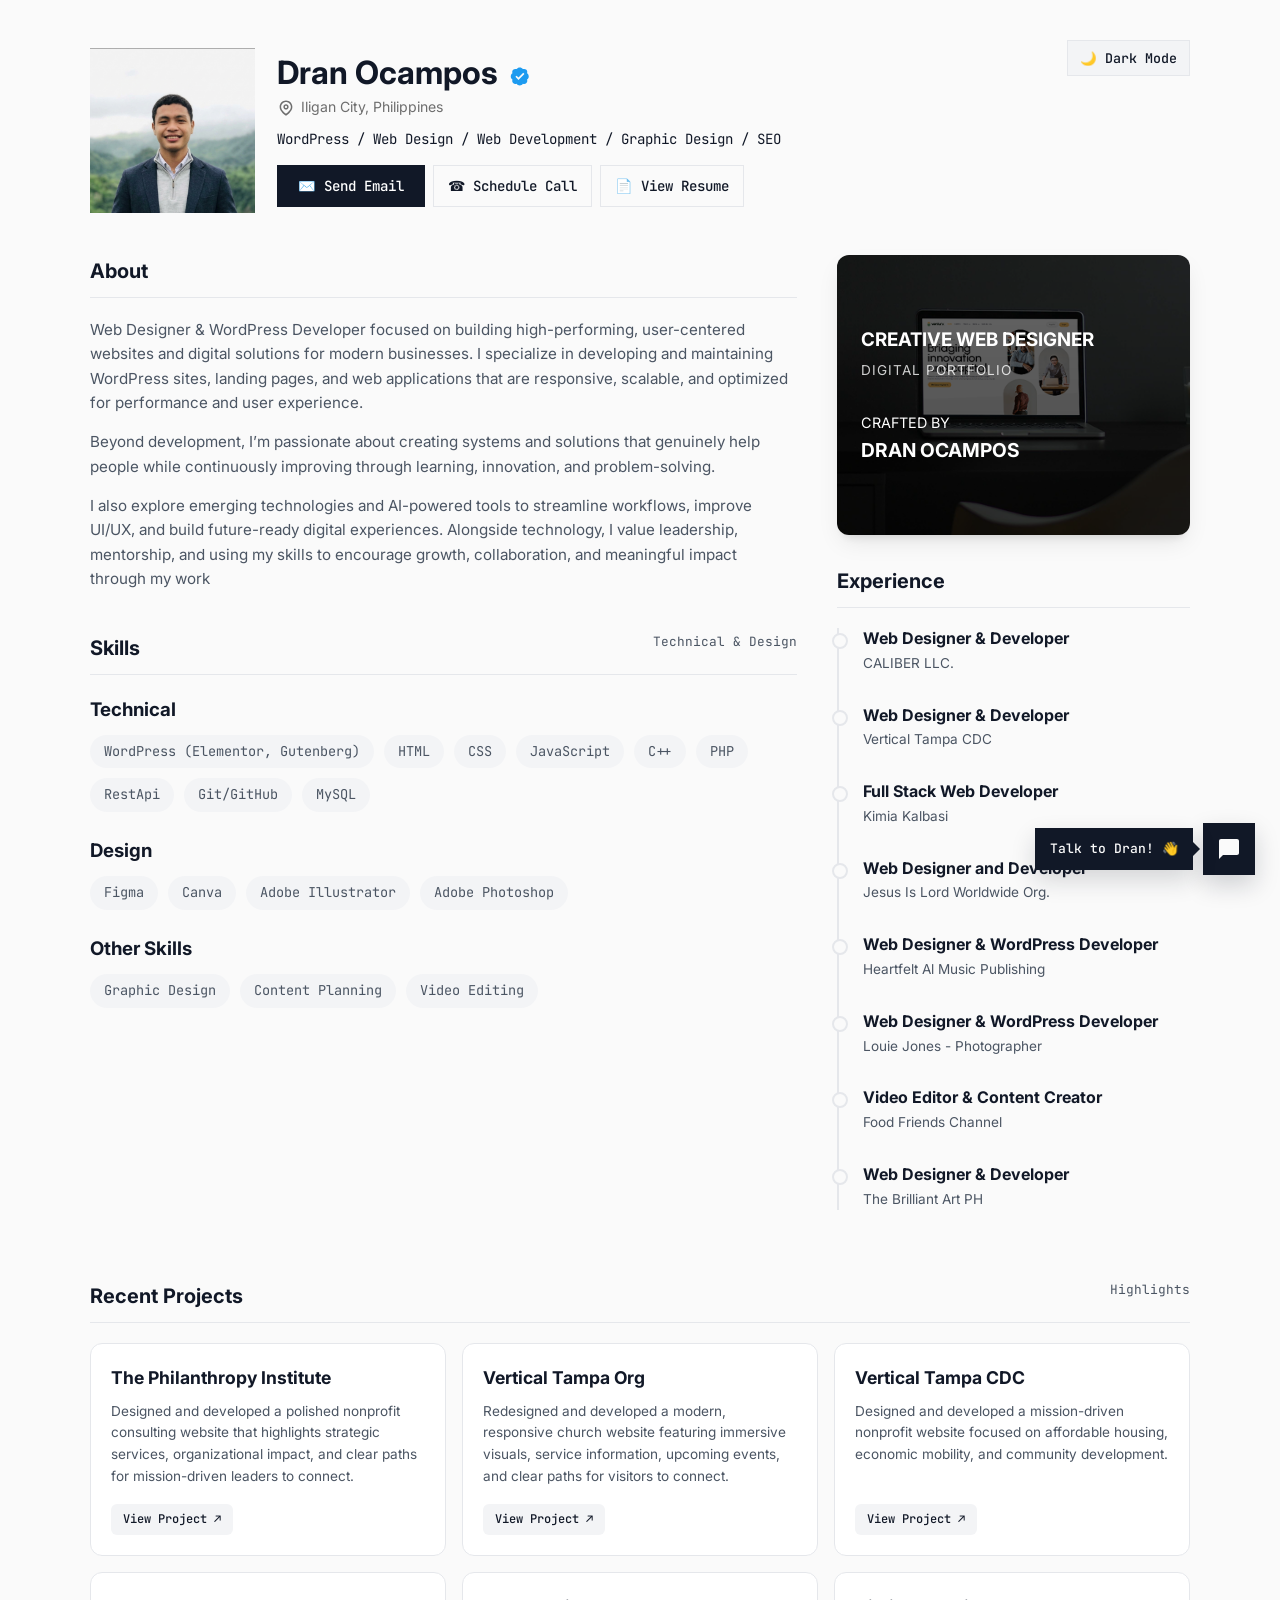
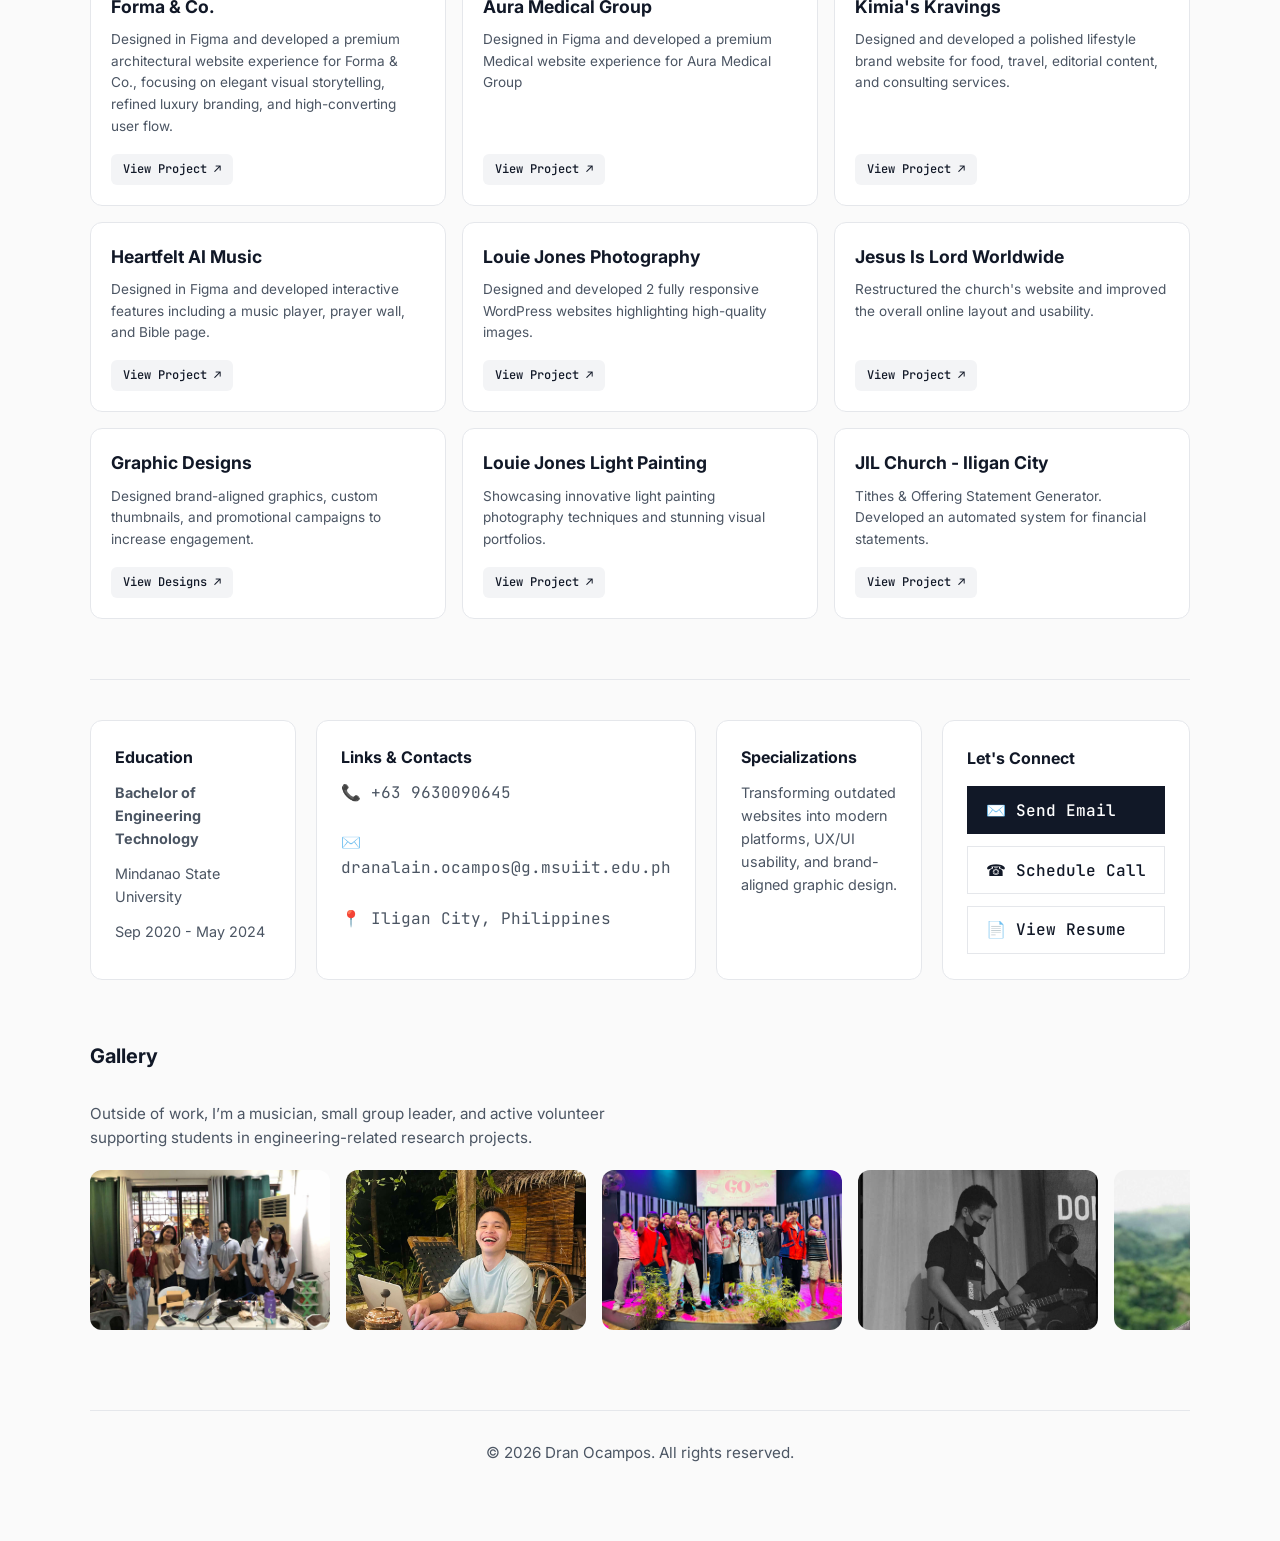
<file: index.html>
<!doctype html>
<html lang="en" data-theme="light">
  <head>
    <meta charset="UTF-8" />
    <meta name="viewport" content="width=device-width, initial-scale=1.0" />
    <title>Dran Ocampos - Portfolio</title>
    <link rel="preconnect" href="https://fonts.googleapis.com" />
    <link rel="preconnect" href="https://fonts.gstatic.com" crossorigin />
    <link
      rel="stylesheet"
      href="https://fonts.googleapis.com/css2?family=Inter:wght@400;500;700&family=JetBrains+Mono:wght@400;500;700&display=swap"
    />
    <link rel="stylesheet" href="css/style.css" />
    <link rel="icon" type="image/png" href="favicon.png" />
    <style>
      /* --- MOBILE RESPONSIVENESS FIXES --- */
      @media (max-width: 768px) {
        /* 1. Profile Header - Match Reference Image Layout */
        .header-profile {
          display: flex !important;
          flex-direction: row !important;
          align-items: flex-start !important;
          text-align: left !important;
          padding: 45px 15px 20px 15px !important; /* Top padding for theme button */
          position: relative !important;
          gap: 15px !important;
        }

        .theme-toggle {
          position: absolute !important;
          top: 10px !important;
          right: 15px !important;
          font-size: 12px !important;
          padding: 6px 10px !important;
        }

        #profile-pic {
          width: 110px !important;
          height: 110px !important;
          margin: 0 !important;
          flex-shrink: 0 !important;
          border-radius: 0 !important;
          object-fit: cover !important;
        }

        .profile-info {
          flex: 1 !important;
          display: flex !important;
          flex-direction: column !important;
          min-width: 0 !important; /* Prevent text from blowing out the flex container */
        }

        .profile-info h1 {
          font-size: 1.4rem !important;
          margin: 0 0 4px 0 !important;
          display: flex !important;
          align-items: center !important;
          gap: 4px !important;
          flex-wrap: wrap !important;
        }

        .location-container {
          justify-content: flex-start !important;
          font-size: 0.85rem !important;
          margin-bottom: 6px !important;
        }

        .titles {
          font-size: 0.8rem !important;
          margin-bottom: 12px !important;
          line-height: 1.4 !important;
        }

        /* Buttons matching the image flow */
        .action-buttons {
          display: flex !important;
          flex-direction: row !important;
          flex-wrap: wrap !important; /* Wrap them neatly if screen is tiny */
          gap: 6px !important;
          margin: 0 !important;
          width: 100% !important;
          justify-content: flex-start !important;
        }

        .action-buttons .btn {
          width: auto !important;
          flex: 1 1 auto !important;
          font-size: 0.75rem !important;
          padding: 6px 10px !important;
          white-space: nowrap !important;
          display: flex !important;
          align-items: center !important;
          justify-content: center !important;
        }

        /* 2. Chatbot Mobile Fixes */
        #chat-widget-wrapper {
          bottom: 15px !important;
          right: 15px !important;
        }

        #chat-container {
          position: fixed !important;
          width: calc(100% - 30px) !important;
          right: 15px !important;
          left: 15px !important;
          bottom: 80px !important;
          height: 60vh !important;
          max-height: 450px !important;
          border-radius: 12px !important;
          box-shadow: 0 5px 25px rgba(0, 0, 0, 0.2) !important;
        }

        #chat-container[style*="display: block"] {
          display: flex !important;
          flex-direction: column !important;
        }

        #chat-box {
          flex: 1 !important;
          overflow-y: auto !important;
          padding: 15px !important;
        }

        #chat-input-area {
          display: flex !important;
          padding: 10px !important;
          background: #fff !important;
          border-radius: 0 0 12px 12px !important;
        }

        #chat-input-area input {
          flex: 1 !important;
          width: 100% !important;
        }

        /* 3. General Grid Responsiveness */
        .main-grid {
          display: flex !important;
          flex-direction: column !important;
          gap: 30px !important;
        }

        .projects-grid,
        .bottom-grid,
        .gallery {
          display: grid !important;
          grid-template-columns: 1fr !important;
          gap: 20px !important;
        }
      }
    </style>
  </head>
  <body>
    <div class="container">
      <header class="header-profile animate-up">
        <button class="theme-toggle" id="theme-btn" onclick="toggleTheme()">
          🌙 Dark Mode
        </button>

        <img
          src="images/profile2.png"
          id="profile-pic"
          alt="Dran Ocampos"
          class="profile-img"
        />

        <div class="profile-info">
          <h1>
            <span class="name">Dran Ocampos</span>
            <span class="verified-badge">
              <svg
                viewBox="0 0 24 24"
                aria-label="Verified account"
                class="badge-icon"
              >
                <g>
                  <path
                    d="M22.5 12.5c0-1.58-.8-2.95-2.03-3.76.54-1.48.27-3.13-.8-4.2s-2.72-1.34-4.2-.8c-.82-1.23-2.18-2.03-3.76-2.03s-2.95.8-3.76 2.03c-1.48-.54-3.13-.27-4.2.8s-1.34 2.72-.8 4.2c-1.23.82-2.03 2.18-2.03 3.76s.8 2.95 2.03 3.76c-.54 1.48-.27 3.13.8 4.2s2.72 1.34 4.2.8c.82 1.23 2.18 2.03 3.76 2.03s2.95-.8 3.76-2.03c1.48.54 3.13.27 4.2-.8s1.34-2.72.8-4.2c1.23-.82 2.03-2.18 2.03-3.76zm-12.33 4.22l-3.69-3.69 1.42-1.42 2.27 2.27 5.73-5.73 1.42 1.42-7.15 7.15z"
                  ></path>
                </g>
              </svg>
            </span>
          </h1>
          <div class="location-container">
            <svg viewBox="0 0 24 24" class="location-icon">
              <g>
                <path
                  d="M12 7c-1.93 0-3.5 1.57-3.5 3.5S10.07 14 12 14s3.5-1.57 3.5-3.5S13.93 7 12 7zm0 5c-.827 0-1.5-.673-1.5-1.5S11.173 9 12 9s1.5.673 1.5 1.5S12.827 12 12 12zm0-10c-4.687 0-8.5 3.813-8.5 8.5 0 5.967 7.661 11.147 7.986 11.363l.514.341.514-.341c.325-.216 7.986-5.396 7.986-11.363C20.5 5.813 16.687 2 12 2zm0 17.582c-1.916-1.44-6.5-5.208-6.5-9.082 0-3.584 2.916-6.5 6.5-6.5s6.5 2.916 6.5 6.5c0 3.874-4.584 7.642-6.5 9.082z"
                ></path>
              </g>
            </svg>
            <span>Iligan City, Philippines</span>
          </div>
          <div class="titles">
            WordPress / Web Design / Web Development / Graphic Design / SEO
          </div>

          <div class="action-buttons">
            <button
              class="btn btn-primary"
              onclick="
                window.location.href =
                  'mailto:dranalain.ocampos@g.msuiit.edu.ph'
              "
            >
              ✉️ Send Email
            </button>

            <button
              class="btn btn-outline"
              onclick="
                window.open('https://cal.com/dran-ocampos-n5j36a/15min?overlayCalendar=true')
              "
            >
              &#9742; Schedule Call
            </button>

            <a
              class="btn btn-outline"
              href="images/Dran_Ocampos_Resume.png"
              target="_blank"
              rel="noopener noreferrer"
            >
              📄 View Resume
            </a>
          </div>
        </div>
      </header>

      <main class="main-grid">
        <div class="left-col animate-up delay-1">
          <h2 class="section-title">About</h2>
          <p>
            Web Designer & WordPress Developer focused on building
            high-performing, user-centered websites and digital solutions for
            modern businesses. I specialize in developing and maintaining
            WordPress sites, landing pages, and web applications that are
            responsive, scalable, and optimized for performance and user
            experience.
          </p>
          <p>
            Beyond development, I’m passionate about creating systems and
            solutions that genuinely help people while continuously improving
            through learning, innovation, and problem-solving.
          </p>
          <p>
            I also explore emerging technologies and AI-powered tools to
            streamline workflows, improve UI/UX, and build future-ready digital
            experiences. Alongside technology, I value leadership, mentorship,
            and using my skills to encourage growth, collaboration, and
            meaningful impact through my work
          </p>
          <br />

          <h2 class="section-title">
            Skills <span class="view-all">Technical & Design</span>
          </h2>
          <h3>Technical</h3>
          <div class="tags-container">
            <span class="tag">WordPress (Elementor, Gutenberg)</span>
            <span class="tag">HTML</span>
            <span class="tag">CSS</span>
            <span class="tag">JavaScript</span>
            <span class="tag">C++</span>
            <span class="tag">PHP </span>
            <span class="tag">RestApi</span>
            <span class="tag">Git/GitHub</span>
            <span class="tag">MySQL</span>
          </div>

          <h3>Design</h3>
          <div class="tags-container">
            <span class="tag">Figma</span>
            <span class="tag">Canva</span>
            <span class="tag">Adobe Illustrator</span>
            <span class="tag">Adobe Photoshop</span>
          </div>

          <h3>Other Skills</h3>
          <div class="tags-container">
            <span class="tag">Graphic Design</span>
            <span class="tag">Content Planning</span>
            <span class="tag">Video Editing</span>
          </div>
        </div>

        <div class="right-col animate-up delay-2">
          <div
            style="
              background-image:
                linear-gradient(rgba(0, 0, 0, 0.6), rgba(0, 0, 0, 0.7)),
                url(&quot;Rectangle 8 .png&quot;);
              background-size: cover;
              background-position: center;
              height: 280px;
              display: flex;
              flex-direction: column;
              justify-content: center;
              color: #ffffff;
              padding: 0 24px;
              border-radius: 12px;
              margin-bottom: 30px;
              box-shadow: var(--shadow-hover);
              transition: transform 0.3s ease;
            "
          >
            <h3 style="color: #ffffff; margin-bottom: 5px">
              CREATIVE WEB DESIGNER
            </h3>
            <p
              style="
                color: #ffffff;
                opacity: 0.8;
                font-size: 0.85rem;
                letter-spacing: 1px;
                margin-bottom: 30px;
              "
            >
              DIGITAL PORTFOLIO
            </p>

            <p style="color: #ffffff; font-size: 0.9rem; margin-bottom: 0">
              CRAFTED BY<br /><strong style="font-size: 1.2rem"
                >DRAN OCAMPOS</strong
              >
            </p>
          </div>

          <h2 class="section-title">Experience</h2>
          <div class="timeline">
            <div class="timeline-item">
              <div class="timeline-header">
                <h4>Web Designer &amp; Developer</h4>
              </div>
              <p>CALIBER LLC.</p>
            </div>
            <div class="timeline-item">
              <div class="timeline-header">
                <h4>Web Designer &amp; Developer</h4>
              </div>
              <p>Vertical Tampa CDC</p>
            </div>
            <div class="timeline-item">
              <div class="timeline-header">
                <h4>Full Stack Web Developer</h4>
              </div>
              <p>Kimia Kalbasi</p>
            </div>
            <div class="timeline-item">
              <div class="timeline-header">
                <h4>Web Designer and Developer</h4>
              </div>
              <p>Jesus Is Lord Worldwide Org.</p>
            </div>
            <div class="timeline-item">
              <div class="timeline-header">
                <h4>Web Designer & WordPress Developer</h4>
              </div>
              <p>Heartfelt Al Music Publishing</p>
            </div>
            <div class="timeline-item">
              <div class="timeline-header">
                <h4>Web Designer & WordPress Developer</h4>
              </div>
              <p>Louie Jones - Photographer</p>
            </div>
            <div class="timeline-item">
              <div class="timeline-header">
                <h4>Video Editor & Content Creator</h4>
              </div>
              <p>Food Friends Channel</p>
            </div>
            <div class="timeline-item">
              <div class="timeline-header">
                <h4>Web Designer &amp; Developer</h4>
              </div>
              <p>The Brilliant Art PH</p>
            </div>
          </div>
        </div>
      </main>

      <section class="full-width-section animate-up delay-3">
        <h2 class="section-title">
          Recent Projects <span class="view-all">Highlights</span>
        </h2>
        <div class="projects-grid">
          <a
            href="https://www.thephilanthropyinstitute.org/"
            target="_blank"
            rel="noopener noreferrer"
            class="project-card"
          >
            <h4>The Philanthropy Institute</h4>
            <p>
              Designed and developed a polished nonprofit consulting website
              that highlights strategic services, organizational impact, and
              clear paths for mission-driven leaders to connect.
            </p>
            <span class="project-link">View Project ↗</span>
          </a>

          <a
            href="https://www.verticaltampa.org/"
            target="_blank"
            class="project-card"
          >
            <h4>Vertical Tampa Org</h4>
            <p>
              Redesigned and developed a modern, responsive church website
              featuring immersive visuals, service information, upcoming
              events, and clear paths for visitors to connect.
            </p>
            <span class="project-link">View Project ↗</span>
          </a>

          <a
            href="https://verticaltampacdc.com/"
            target="_blank"
            class="project-card"
          >
            <h4>Vertical Tampa CDC</h4>
            <p>
              Designed and developed a mission-driven nonprofit website focused
              on affordable housing, economic mobility, and community
              development.
            </p>
            <span class="project-link">View Project ↗</span>
          </a>

          <a
            href="https://forma-neon.vercel.app/"
            target="_blank"
            class="project-card"
          >
            <h4>Forma & Co.</h4>
            <p>
              Designed in Figma and developed a premium architectural website
              experience for Forma & Co., focusing on elegant visual
              storytelling, refined luxury branding, and high-converting user
              flow.
            </p>
            <span class="project-link">View Project ↗</span>
          </a>

          <a
            href="https://auramedicalgroup.vercel.app/"
            target="_blank"
            class="project-card"
          >
            <h4>Aura Medical Group</h4>
            <p>
              Designed in Figma and developed a premium Medical website
              experience for Aura Medical Group
            </p>
            <span class="project-link">View Project ↗</span>
          </a>

          <a
            href="https://www.kimiaskravings.com/"
            target="_blank"
            class="project-card"
          >
            <h4>Kimia's Kravings</h4>
            <p>
              Designed and developed a polished lifestyle brand website for
              food, travel, editorial content, and consulting services.
            </p>
            <span class="project-link">View Project ↗</span>
          </a>

          <a
            href="https://heart-feltpublishing.com/"
            target="_blank"
            class="project-card"
          >
            <h4>Heartfelt AI Music</h4>
            <p>
              Designed in Figma and developed interactive features including a
              music player, prayer wall, and Bible page.
            </p>
            <span class="project-link">View Project ↗</span>
          </a>

          <a
            href="https://louiejonesphotography.com/"
            target="_blank"
            class="project-card"
          >
            <h4>Louie Jones Photography</h4>
            <p>
              Designed and developed 2 fully responsive WordPress websites
              highlighting high-quality images.
            </p>
            <span class="project-link">View Project ↗</span>
          </a>

          <a
            href="https://jilworldwide.org/"
            target="_blank"
            class="project-card"
          >
            <h4>Jesus Is Lord Worldwide</h4>
            <p>
              Restructured the church's website and improved the overall online
              layout and usability.
            </p>
            <span class="project-link">View Project ↗</span>
          </a>

          <a href="graphicdesign.html" target="_blank" class="project-card">
            <h4>Graphic Designs</h4>
            <p>
              Designed brand-aligned graphics, custom thumbnails, and
              promotional campaigns to increase engagement.
            </p>
            <span class="project-link">View Designs ↗</span>
          </a>

          <a
            href="https://louiejones.com/collections"
            target="_blank"
            class="project-card"
          >
            <h4>Louie Jones Light Painting</h4>
            <p>
              Showcasing innovative light painting photography techniques and
              stunning visual portfolios.
            </p>
            <span class="project-link">View Project ↗</span>
          </a>

          <a
            href="https://dranocampo.com/"
            target="_blank"
            class="project-card"
          >
            <h4>JIL Church - Iligan City</h4>
            <p>
              Tithes & Offering Statement Generator. Developed an automated
              system for financial statements.
            </p>
            <span class="project-link">View Project ↗</span>
          </a>
        </div>
      </section>

      <div class="bottom-grid animate-up delay-4">
        <div class="bottom-card">
          <h4>Education</h4>
          <ul>
            <li><strong>Bachelor of Engineering Technology</strong></li>
            <li>Mindanao State University</li>
            <li>Sep 2020 - May 2024</li>
          </ul>
        </div>
        <div class="bottom-card">
          <h4>Links & Contacts</h4>
          <ul class="bottom-contact-list">
            <li>📞 +63 9630090645</li>
            <li>
              <a href="mailto:dranalain.ocampos@g.msuiit.edu.ph"
                >✉️ dranalain.ocampos@g.msuiit.edu.ph</a
              >
            </li>
            <li>📍 Iligan City, Philippines</li>
          </ul>
        </div>
        <div class="bottom-card">
          <h4>Specializations</h4>
          <p style="font-size: 0.9rem; margin-top: 10px">
            Transforming outdated websites into modern platforms, UX/UI
            usability, and brand-aligned graphic design.
          </p>
        </div>
        <div
          class="bottom-card"
          style="display: flex; flex-direction: column; justify-content: center"
        >
          <h4 style="margin-bottom: 15px">Let's Connect</h4>
          <div class="bottom-connect-actions">
            <button
              class="btn btn-primary"
              onclick="
                window.location.href =
                  'mailto:dranalain.ocampos@g.msuiit.edu.ph'
              "
            >
              ✉️ Send Email
            </button>

            <button
              class="btn btn-outline"
              onclick="
                window.open('https://cal.com/dran-ocampos-n5j36a/15min?overlayCalendar=true')
              "
            >
              &#9742; Schedule Call
            </button>

            <a
              class="btn btn-outline"
              href="images/Dran_Ocampos_Resume.png"
              target="_blank"
              rel="noopener noreferrer"
            >
              📄 View Resume
            </a>
          </div>
        </div>
      </div>

      <div class="animate-up delay-4">
        <h2 class="section-title" style="margin-top: 60px; border: none">
          Gallery
        </h2>
        <p>
          Outside of work, I’m a musician, small group leader, and active
          volunteer <br />supporting students in engineering-related research
          projects.
        </p>
        <div class="gallery">
          <img
            src="images/gallery1.jpeg"
            alt="Project 1"
            class="gallery-item"
            style="object-fit: cover"
          />
          <img
            src="images/gallery2.jpeg"
            alt="Project 2"
            class="gallery-item"
            style="object-fit: cover"
          />
          <img
            src="images/gallery3.jpeg"
            alt="Project 3"
            class="gallery-item"
            style="object-fit: cover"
          />
          <img
            src="images/gallery4.jpg"
            alt="Project 4"
            class="gallery-item"
            style="object-fit: cover"
          />
          <img
            src="images/gallery5.jpg"
            alt="Project 5"
            class="gallery-item"
            style="object-fit: cover"
          />
        </div>
      </div>

      <footer class="animate-up delay-4">
        <p>&copy; 2026 Dran Ocampos. All rights reserved.</p>
      </footer>
    </div>
    <div id="chat-widget-wrapper">
      <div id="chat-cta">Talk to Dran! 👋</div>
      <button id="chat-widget-button">
        <svg viewBox="0 0 24 24" fill="currentColor">
          <path
            d="M20 2H4c-1.1 0-2 .9-2 2v18l4-4h14c1.1 0 2-.9 2-2V4c0-1.1-.9-2-2-2z"
          ></path>
        </svg>
      </button>
    </div>

    <div id="chat-container">
      <div id="chat-header">
        <div class="chat-header-copy">
          <span>Dran's AI Assistant</span>
          <small>Ask about skills, projects, and experience</small>
        </div>
        <button id="close-chat-btn">✖</button>
      </div>
      <div id="chat-box">
        <div class="message bot">
          Hi! I’m the AI assistant for Dran Ocampos. Feel free to ask me about
          his web design experience, skills, and projects. I can also share
          insights about his life beyond work—his hobbies like music and
          volunteering, as well as his goals in growing as a designer and
          building impactful digital experiences.
        </div>
      </div>
      <div id="chat-input-area">
        <input
          type="text"
          id="chat-input"
          placeholder="Type a message..."
          autocomplete="off"
        />
        <button id="send-btn">Send</button>
      </div>
    </div>

    <div
      id="recruiter-call-modal"
      class="recruiter-call-modal"
      role="dialog"
      aria-modal="true"
      aria-labelledby="recruiter-modal-title"
      aria-describedby="recruiter-modal-description"
      aria-hidden="true"
    >
      <div class="recruiter-modal-card" role="document">
        <button
          class="recruiter-modal-close"
          type="button"
          aria-label="Close schedule call popup"
        >
          <svg viewBox="0 0 24 24" aria-hidden="true">
            <path d="M6 6l12 12M18 6L6 18" />
          </svg>
        </button>

        <div class="recruiter-modal-accent" aria-hidden="true">
          <span class="recruiter-modal-status"><i></i> Open to work</span>
          <div class="recruiter-avatar-wrap">
            <img src="images/profile2.png" alt="" />
            <span>DO</span>
          </div>
          <p>Web design · WordPress · Front-end</p>
        </div>

        <div class="recruiter-modal-copy">
          <h2 id="recruiter-modal-title">
            Open to opportunities? Let&rsquo;s talk.
          </h2>
          <p id="recruiter-modal-description">
            Meet Dran—a designer and developer who turns complex ideas into
            clean, useful digital experiences. Skip the email back-and-forth
            and choose a time that works for you.
          </p>

          <div class="recruiter-modal-details" aria-label="Call details">
            <span>
              <svg viewBox="0 0 24 24" aria-hidden="true">
                <circle cx="12" cy="12" r="9" />
                <path d="M12 7v5l3 2" />
              </svg>
              15 minutes
            </span>
            <span>
              <svg viewBox="0 0 24 24" aria-hidden="true">
                <circle cx="12" cy="12" r="9" />
                <path d="M3 12h18M12 3c2.3 2.5 3.5 5.5 3.5 9s-1.2 6.5-3.5 9c-2.3-2.5-3.5-5.5-3.5-9S9.7 5.5 12 3z" />
              </svg>
              Your timezone
            </span>
            <span>
              <svg viewBox="0 0 24 24" aria-hidden="true">
                <path d="M5 12l4 4L19 6" />
              </svg>
              Free intro call
            </span>
          </div>

          <div class="recruiter-modal-actions">
            <a
              class="recruiter-book-button"
              href="https://cal.com/dran-ocampos-n5j36a/15min?overlayCalendar=true"
              target="_blank"
              rel="noopener noreferrer"
            >
              Schedule a call
              <svg viewBox="0 0 24 24" aria-hidden="true">
                <path d="M5 12h14M14 7l5 5-5 5" />
              </svg>
            </a>
            <button class="recruiter-explore-button" type="button">
              Explore portfolio first
            </button>
          </div>
          <small>No pressure—just a focused conversation about the role.</small>
        </div>
      </div>
    </div>

    <script src="js/script.js"></script>
  </body>
</html>
</file>
<file: css/style.css>
/* CSS Variables for Light/Dark Mode */
:root {
 --bg-color: #fafafa;
 --text-main: #111827;
 --text-muted: #4b5563;
 --border-color: #e5e7eb;
 --card-bg: #ffffff;
 --tag-bg: #f3f4f6;
 --btn-bg: #111827;
 --btn-text: #ffffff;
 --btn-outline: #e5e7eb;
 --btn-outline-text: #111827;
 --accent-color: #2563eb;
 --font-sans: "Inter", sans-serif;
 --font-mono: "JetBrains Mono", monospace;
 --shadow-hover:
   0 10px 25px -5px rgba(0, 0, 0, 0.1),
   0 8px 10px -6px rgba(0, 0, 0, 0.1);
}


[data-theme="dark"] {
 --bg-color: #0f1115;
 --text-main: #f9fafb;
 --text-muted: #9ca3af;
 --border-color: #1f2937;
 --card-bg: #111418;
 --tag-bg: #1f2937;
 --btn-bg: #f9fafb;
 --btn-text: #111827;
 --btn-outline: #374151;
 --btn-outline-text: #f9fafb;
 --accent-color: #3b82f6;
 --shadow-hover:
   0 10px 25px -5px rgba(0, 0, 0, 0.5),
   0 8px 10px -6px rgba(0, 0, 0, 0.5);
}


/* Base Resets */
* {
 box-sizing: border-box;
 margin: 0;
 padding: 0;
 transition:
   background-color 0.4s ease,
   color 0.4s ease,
   border-color 0.4s ease;
}


body {
 font-family: var(--font-sans);
 font-weight: 400;
 background-color: var(--bg-color);
 color: var(--text-main);
 line-height: 1.6;
 padding: 40px 20px;
 overflow-x: hidden;
}


.container {
 max-width: 1100px;
 margin: 0 auto;
}


a {
 color: var(--text-main);
 text-decoration: none;
}


h1,
h2,
h3,
h4 {
 font-family: var(--font-sans);
 font-weight: 700;
 color: var(--text-main);
 margin-bottom: 10px;
}


p {
 line-height: 1.6;
 color: var(--text-muted);
 margin-bottom: 15px;
 font-size: 0.95rem;
}


/* Animations */
@keyframes fadeInUp {
 from {
   opacity: 0;
   transform: translateY(30px);
 }
 to {
   opacity: 1;
   transform: translateY(0);
 }
}


.animate-up {
 animation: fadeInUp 0.8s cubic-bezier(0.16, 1, 0.3, 1) forwards;
 opacity: 0;
}


.delay-1 {
 animation-delay: 0.1s;
}
.delay-2 {
 animation-delay: 0.2s;
}
.delay-3 {
 animation-delay: 0.3s;
}
.delay-4 {
 animation-delay: 0.4s;
}


/* Utility Classes */
.section-title {
 font-size: 1.25rem;
 font-weight: 700;
 margin-bottom: 20px;
 border-bottom: 1px solid var(--border-color);
 padding-bottom: 10px;
 display: flex;
 justify-content: space-between;
}
.view-all {
 font-family: var(--font-mono);
 font-size: 0.8rem;
 color: var(--text-muted);
 font-weight: 400;
}


/* Buttons */
.btn {
 font-family: var(--font-mono);
 padding: 10px 20px;
 border-radius: 0;
 font-size: 0.9rem;
 font-weight: 500;
 cursor: pointer;
 border: 1px solid transparent;
 display: inline-flex;
 align-items: center;
 justify-content: center;
 transition: all 0.3s ease;
}
.btn-primary {
 background-color: var(--btn-bg);
 color: var(--btn-text);
}
.btn-primary:hover {
 transform: translateY(-2px);
 box-shadow: 0 4px 12px rgba(0, 0, 0, 0.15);
 opacity: 0.9;
}
.btn-outline {
 background-color: transparent;
 border-color: var(--btn-outline);
 color: var(--btn-outline-text);
}
.btn-outline:hover {
 border-color: var(--text-main);
 transform: translateY(-2px);
}


/* Header Profile Area */
.header-profile {
 display: flex;
 align-items: center;
 gap: 22px;
 margin-bottom: 42px;
 position: relative;
 padding: 8px 0 0;
}
.profile-img {
 width: 165px;
 height: 165px;
 border-radius: 0;
 object-fit: cover;
 background-color: var(--border-color);
 transition: transform 0.5s ease;
 flex-shrink: 0;
}
.profile-img:hover {
 transform: scale(1.05) rotate(-2deg);
}
.profile-info {
 max-width: 620px;
 padding-top: 2px;
}
.profile-info h1 {
 font-size: 2rem;
 display: flex;
 align-items: center;
 gap: 8px;
 margin-bottom: 6px;
 line-height: 1.08;
}
.profile-info .location {
 color: var(--text-muted);
 font-size: 0.95rem;
 margin-bottom: 8px;
}
.profile-info .titles {
 font-family: var(--font-mono);
 font-weight: 400;
 margin-bottom: 16px;
 font-size: 0.88rem;
 line-height: 1.45;
 max-width: 620px;
}
.action-buttons {
 display: flex;
 gap: 8px;
 flex-wrap: wrap;
 align-items: center;
}
.action-buttons .btn {
 min-height: 42px;
 padding: 0 14px;
 font-size: 0.88rem;
}
.action-buttons .btn-primary {
 min-width: 148px;
}
.action-buttons .btn-outline {
 min-width: 138px;
}


/* Theme Toggle */
.theme-toggle {
 font-family: var(--font-mono);
 position: absolute;
 top: 0;
 right: 0;
 background: var(--tag-bg);
 border: 1px solid var(--border-color);
 color: var(--text-main);
 padding: 8px 12px;
 border-radius: 0;
 cursor: pointer;
 font-weight: 500;
 transition: all 0.3s ease;
}
.theme-toggle:hover {
 background: var(--border-color);
 transform: scale(1.05);
}


/* Main Grid Layout */
.main-grid {
 display: grid;
 grid-template-columns: 2fr 1fr;
 gap: 40px;
}


/* Cards & Tags */
.tags-container {
 display: flex;
 flex-wrap: wrap;
 gap: 10px;
 margin-bottom: 24px;
}
.tag {
 font-family: var(--font-mono);
 background-color: var(--tag-bg);
 color: var(--text-muted);
 padding: 6px 14px;
 border-radius: 999px;
 font-size: 0.85rem;
 transition: all 0.3s cubic-bezier(0.25, 0.8, 0.25, 1);
 cursor: default;
}
.tag:hover {
 background-color: var(--accent-color);
 color: white;
 transform: translateY(-3px) scale(1.05);
 box-shadow: 0 4px 10px rgba(37, 99, 235, 0.3);
}


/* Full Width Projects Grid */
.full-width-section {
 margin-top: 40px;
}
.projects-grid {
 display: grid;
 grid-template-columns: repeat(3, 1fr);
 gap: 16px;
}
.project-card {
 border: 1px solid var(--border-color);
 padding: 20px;
 border-radius: 12px;
 background-color: var(--card-bg);
 display: flex;
 flex-direction: column;
 text-decoration: none;
 color: inherit;
 transition: all 0.4s cubic-bezier(0.16, 1, 0.3, 1);
 position: relative;
 overflow: hidden;
}
.project-card::before {
 content: "";
 position: absolute;
 top: 0;
 left: 0;
 width: 100%;
 height: 3px;
 background: var(--accent-color);
 transform: scaleX(0);
 transform-origin: left;
 transition: transform 0.4s ease;
}
.project-card:hover {
 transform: translateY(-6px);
 box-shadow: var(--shadow-hover);
 border-color: transparent;
}
.project-card:hover::before {
 transform: scaleX(1);
}
.project-card h4 {
 margin-bottom: 8px;
 color: var(--text-main);
 font-size: 1.1rem;
}
.project-card p {
 font-size: 0.85rem;
 margin-bottom: 16px;
 color: var(--text-muted);
 flex-grow: 1;
}
.project-link {
 font-family: var(--font-mono);
 align-self: flex-start;
 display: inline-block;
 background: var(--tag-bg);
 padding: 6px 12px;
 border-radius: 6px;
 font-size: 0.75rem;
 color: var(--text-main);
 font-weight: 500;
 transition: background 0.3s;
}
.project-card:hover .project-link {
 background: var(--text-main);
 color: var(--bg-color);
}


/* Timeline (Experience) */
.timeline {
 position: relative;
 padding-left: 24px;
 border-left: 2px solid var(--border-color);
 margin-top: 10px;
}
.timeline-item {
 position: relative;
 margin-bottom: 30px;
 transition: transform 0.3s ease;
}
.timeline-item:hover {
 transform: translateX(5px);
}
.timeline-item::before {
 content: "";
 position: absolute;
 left: -31px;
 top: 5px;
 width: 12px;
 height: 12px;
 border-radius: 50%;
 background-color: var(--bg-color);
 border: 2px solid var(--border-color);
 transition: all 0.3s ease;
}
.timeline-header {
 display: flex;
 justify-content: space-between;
 align-items: flex-start;
 gap: 12px;
 margin-bottom: 4px;
}
.timeline-item h4 {
 margin-bottom: 0;
 font-size: 1rem;
 line-height: 1.3;
}
.timeline-item p {
 font-size: 0.85rem;
 margin-bottom: 0;
 color: var(--text-muted);
}
.timeline-date {
 font-family: var(--font-mono);
 font-size: 0.8rem;
 color: var(--text-muted);
 font-weight: 500;
 white-space: nowrap;
 margin-top: 2px;
}


/* Bottom Grid Section */
.bottom-grid {
 display: grid;
 grid-template-columns: repeat(4, 1fr);
 gap: 20px;
 margin-top: 60px;
 border-top: 1px solid var(--border-color);
 padding-top: 40px;
}
.bottom-card {
 border: 1px solid var(--border-color);
 padding: 24px;
 border-radius: 12px;
 background-color: var(--card-bg);
 transition: all 0.3s ease;
}
.bottom-card:hover {
 box-shadow: var(--shadow-hover);
 transform: translateY(-3px);
}
.bottom-card ul {
 list-style: none;
}
.bottom-card li {
 margin-bottom: 12px;
 font-size: 0.9rem;
 color: var(--text-muted);
 transition: color 0.2s;
}
.bottom-card li a {
 color: var(--text-muted);
 transition: color 0.2s;
}
.bottom-card li a:hover {
 color: var(--accent-color);
}
.bottom-contact-list {
 display: flex;
 flex-direction: column;
 gap: 14px;
}
.bottom-contact-list li,
.bottom-contact-list li a {
 font-family: var(--font-mono);
 font-size: 1rem;
 line-height: 1.55;
}
.bottom-connect-actions {
 display: flex;
 flex-direction: column;
 gap: 12px;
}
.bottom-connect-actions .btn {
 width: 100%;
 justify-content: flex-start;
 min-height: 48px;
 padding: 0 18px;
 font-size: 1rem;
 white-space: nowrap;
 }


/* Gallery */
.gallery {
 display: flex;
 gap: 16px;
 margin-top: 20px;
 overflow-x: auto;
 padding-bottom: 20px;
 scrollbar-width: thin;
}
.gallery::-webkit-scrollbar {
 height: 8px;
}
.gallery::-webkit-scrollbar-track {
 background: var(--bg-color);
}
.gallery::-webkit-scrollbar-thumb {
 background: var(--border-color);
 border-radius: 4px;
}


.gallery .gallery-item {
 width: 240px;
 height: 160px;
 background: var(--border-color);
 border-radius: 12px;
 flex-shrink: 0;
 display: flex;
 align-items: center;
 justify-content: center;
 color: var(--text-muted);
 font-size: 0.9rem;
 transition: all 0.4s ease;
 cursor: pointer;
}
.gallery .gallery-item:hover {
 transform: scale(1.05);
 box-shadow: var(--shadow-hover);
}


/* Basic Footer Styling added for formatting */
footer {
 text-align: center;
 margin-top: 60px;
 padding-top: 30px;
 border-top: 1px solid var(--border-color);
 color: var(--text-muted);
 font-size: 0.9rem;
 padding-bottom: 20px;
}


/* Responsive adjustments */
@media (max-width: 900px) {
 .main-grid {
   grid-template-columns: 1fr;
 }
 .bottom-grid {
   grid-template-columns: 1fr 1fr;
 }
 .theme-toggle {
   position: relative;
   margin-bottom: 20px;
   align-self: flex-start;
 }
 .header-profile {
   flex-direction: column;
   align-items: flex-start;
 }
 .projects-grid {
   grid-template-columns: 1fr 1fr;
 }
}
@media (max-width: 600px) {
 .projects-grid {
   grid-template-columns: 1fr;
 }
 .bottom-grid {
   grid-template-columns: 1fr;
 }
 .timeline-header {
   flex-direction: column;
   gap: 4px;
 }
 .timeline-date {
   margin-top: 0;
 }
}
/* Wrapper for the button and CTA */
#chat-widget-wrapper {
    position: fixed;
    bottom: 25px;
    right: 25px;
    display: flex;
    align-items: center;
    gap: 10px;
    z-index: 9999;
}

/* The "Talk to Dran!" CTA Bubble */
#chat-cta {
    background: var(--text-main);
    color: var(--bg-color);
    padding: 10px 14px;
    border: 1px solid var(--text-main);
    border-radius: 0;
    box-shadow: 0 10px 24px rgba(17, 24, 39, 0.16);
    font-size: 13px;
    font-family: var(--font-mono);
    font-weight: 500;
    position: relative;
    white-space: nowrap;
    animation: bounce 2s infinite; /* Make it float slightly */
}

/* The little triangle pointing to the button */
#chat-cta::after {
    content: '';
    position: absolute;
    right: -7px;
    top: 50%;
    transform: translateY(-50%);
    border-width: 7px 0 7px 7px;
    border-style: solid;
    border-color: transparent transparent transparent var(--text-main);
}
#chat-cta::before {
    content: '';
    position: absolute;
    right: -8px;
    top: 50%;
    transform: translateY(-50%);
    border-width: 8px 0 8px 8px;
    border-style: solid;
    border-color: transparent transparent transparent var(--text-main);
}

/* Simple bouncing animation for the CTA */
@keyframes bounce {
    0%, 100% { transform: translateY(0); }
    50% { transform: translateY(-5px); }
}

#chat-widget-button {
    width: 52px;
    height: 52px;
    border-radius: 0;
    background: var(--text-main);
    color: var(--bg-color);
    border: 1px solid var(--text-main);
    cursor: pointer;
    box-shadow: 0 10px 24px rgba(17, 24, 39, 0.18);
    display: flex;
    justify-content: center;
    align-items: center;
    transition: transform 0.2s, background-color 0.2s ease, color 0.2s ease;
}

#chat-widget-button:hover { 
    transform: translateY(-2px);
    background: var(--accent-color);
    border-color: var(--accent-color);
}
#chat-widget-button svg { width: 24px; height: 24px; }

/* The Chat Container - Updated to be hidden initially */
#chat-container {
    display: none; /* 👈 Hidden by default */
    position: fixed;
    bottom: 100px; /* Shifted up so it doesn't cover the button */
    right: 25px;
    width: 360px;
    background: var(--card-bg);
    border: 1px solid var(--border-color);
    border-radius: 0;
    box-shadow: 0 18px 45px rgba(15, 17, 21, 0.16);
    flex-direction: column;
    overflow: hidden;
    z-index: 9999;
}

/* Header & Close Button */
#chat-header {
    background: var(--card-bg);
    color: var(--text-main);
    padding: 14px 16px;
    border-bottom: 1px solid var(--border-color);
    font-family: var(--font-sans);
    font-weight: 700;
    display: flex;
    justify-content: space-between;
    align-items: flex-start;
    gap: 12px;
}
.chat-header-copy {
    display: flex;
    flex-direction: column;
    gap: 3px;
}
.chat-header-copy small {
    font-family: var(--font-mono);
    font-size: 11px;
    font-weight: 400;
    color: var(--text-muted);
}
#close-chat-btn {
    background: transparent;
    border: 1px solid var(--border-color);
    color: var(--text-main);
    width: 32px;
    height: 32px;
    border-radius: 0;
    font-size: 14px;
    cursor: pointer;
    font-family: var(--font-mono);
    display: inline-flex;
    align-items: center;
    justify-content: center;
}
#close-chat-btn:hover { background: var(--tag-bg); }

/* Existing Chat Box Styles (Keep these!) */
#chat-box { height: 350px; padding: 16px; overflow-y: auto; background: var(--bg-color); display: flex; flex-direction: column; gap: 10px; }
.message { padding: 11px 13px; border-radius: 0; max-width: 84%; font-size: 13px; line-height: 1.55; word-wrap: break-word; border: 1px solid var(--border-color); }
.user { background: var(--text-main); color: var(--bg-color); align-self: flex-end; border-color: var(--text-main); font-family: var(--font-mono); }
.bot { background: var(--card-bg); color: var(--text-main); align-self: flex-start; }
#chat-input-area { display: flex; gap: 10px; padding: 12px; border-top: 1px solid var(--border-color); background: var(--card-bg); }
#chat-input { flex: 1; padding: 12px 14px; border: 1px solid var(--border-color); outline: none; font-size: 13px; font-family: var(--font-sans); background: var(--bg-color); color: var(--text-main); border-radius: 0; }
#chat-input::placeholder { color: var(--text-muted); }
#chat-input:focus { border-color: var(--text-main); }
#send-btn { min-width: 74px; padding: 0 16px; background: var(--text-main); color: var(--bg-color); border: 1px solid var(--text-main); cursor: pointer; font-weight: 700; font-family: var(--font-mono); border-radius: 0; }
#send-btn:hover { background: var(--accent-color); border-color: var(--accent-color); }

.badge-icon {
  width: 20px;
  height: 20px;
  fill: #1d9bf0; /* This is the specific blue used by X/Twitter */
  vertical-align: middle;
  margin-left: 4px;
}

.location-container {
  display: flex;
  align-items: center;
  font-family: var(--font-sans);
  font-weight: 400;
  gap: 6px;
  margin-bottom: 10px;
  font-size: 0.88rem;
  color: #6e6e6e;
}

.location-icon {
  width: 18px;
  height: 18px;
  fill: currentColor; /* It will match your text color automatically */
}

/* Recruiter call popup */
.recruiter-call-modal {
  position: fixed;
  inset: 0;
  z-index: 10000;
  display: grid;
  place-items: center;
  padding: 24px;
  background: rgba(7, 10, 18, 0.7);
  backdrop-filter: blur(9px);
  -webkit-backdrop-filter: blur(9px);
  opacity: 0;
  visibility: hidden;
  transition: opacity 0.25s ease, visibility 0.25s ease;
}

.recruiter-call-modal.is-visible {
  opacity: 1;
  visibility: visible;
}

.recruiter-modal-card {
  position: relative;
  width: min(100%, 780px);
  min-width: 0;
  display: grid;
  grid-template-columns: 225px 1fr;
  overflow: hidden;
  background: var(--card-bg);
  border: 1px solid rgba(255, 255, 255, 0.18);
  box-shadow: 0 30px 90px rgba(0, 0, 0, 0.35);
  transform: translateY(18px) scale(0.98);
  transition: transform 0.35s cubic-bezier(0.16, 1, 0.3, 1);
}

.recruiter-call-modal.is-visible .recruiter-modal-card {
  transform: translateY(0) scale(1);
}

.recruiter-modal-close {
  position: absolute;
  top: 16px;
  right: 16px;
  z-index: 2;
  width: 36px;
  height: 36px;
  display: grid;
  place-items: center;
  background: var(--tag-bg);
  color: var(--text-main);
  border: 1px solid var(--border-color);
  cursor: pointer;
}

.recruiter-modal-close:hover {
  border-color: var(--text-main);
  transform: rotate(4deg);
}

.recruiter-modal-close svg {
  width: 18px;
  fill: none;
  stroke: currentColor;
  stroke-width: 1.8;
}

.recruiter-modal-accent {
  position: relative;
  display: flex;
  flex-direction: column;
  justify-content: flex-end;
  min-height: 460px;
  padding: 28px;
  color: #fff;
  background:
    radial-gradient(circle at 15% 18%, rgba(96, 165, 250, 0.95), transparent 28%),
    linear-gradient(145deg, #2563eb 0%, #172554 68%, #0f172a 100%);
  isolation: isolate;
}

.recruiter-modal-accent::after {
  content: "";
  position: absolute;
  inset: 0;
  z-index: -1;
  opacity: 0.18;
  background-image: linear-gradient(rgba(255, 255, 255, 0.25) 1px, transparent 1px),
    linear-gradient(90deg, rgba(255, 255, 255, 0.25) 1px, transparent 1px);
  background-size: 28px 28px;
}

.recruiter-modal-status {
  position: absolute;
  top: 28px;
  left: 28px;
  display: inline-flex;
  align-items: center;
  gap: 8px;
  padding: 7px 10px;
  font: 500 11px var(--font-mono);
  letter-spacing: 0.04em;
  text-transform: uppercase;
  color: #fff;
  background: rgba(15, 23, 42, 0.48);
  border: 1px solid rgba(255, 255, 255, 0.24);
}

.recruiter-modal-status i {
  width: 7px;
  height: 7px;
  border-radius: 50%;
  background: #4ade80;
  box-shadow: 0 0 0 4px rgba(74, 222, 128, 0.16);
}

.recruiter-avatar-wrap {
  position: relative;
  width: 124px;
  height: 144px;
  margin-bottom: 20px;
  border: 1px solid rgba(255, 255, 255, 0.45);
  box-shadow: 12px 12px 0 rgba(96, 165, 250, 0.3);
}

.recruiter-avatar-wrap img {
  width: 100%;
  height: 100%;
  display: block;
  object-fit: cover;
}

.recruiter-avatar-wrap span {
  position: absolute;
  right: -14px;
  bottom: -14px;
  display: grid;
  place-items: center;
  width: 42px;
  height: 42px;
  font: 700 13px var(--font-mono);
  color: #172554;
  background: #fff;
}

.recruiter-modal-accent p {
  margin: 0;
  color: rgba(255, 255, 255, 0.8);
  font: 400 11px/1.6 var(--font-mono);
}

.recruiter-modal-copy {
  min-width: 0;
  padding: 54px 52px 42px;
}

.recruiter-modal-eyebrow {
  display: block;
  margin-bottom: 12px;
  color: var(--accent-color);
  font: 700 11px var(--font-mono);
  letter-spacing: 0.13em;
  text-transform: uppercase;
}

.recruiter-modal-copy h2 {
  max-width: 440px;
  margin-bottom: 16px;
  font-size: clamp(1.8rem, 4vw, 2.45rem);
  line-height: 1.08;
  letter-spacing: -0.035em;
}

.recruiter-modal-copy > p {
  max-width: 470px;
  margin-bottom: 24px;
  font-size: 0.94rem;
}

.recruiter-modal-details {
  display: flex;
  flex-wrap: wrap;
  gap: 10px 18px;
  margin-bottom: 26px;
  padding: 14px 0;
  border-top: 1px solid var(--border-color);
  border-bottom: 1px solid var(--border-color);
}

.recruiter-modal-details span {
  display: inline-flex;
  align-items: center;
  gap: 6px;
  color: var(--text-muted);
  font: 500 11px var(--font-mono);
}

.recruiter-modal-details svg {
  width: 15px;
  height: 15px;
  fill: none;
  stroke: var(--accent-color);
  stroke-width: 1.8;
  stroke-linecap: round;
  stroke-linejoin: round;
}

.recruiter-modal-actions {
  display: flex;
  align-items: stretch;
  gap: 10px;
  margin-bottom: 13px;
}

.recruiter-book-button,
.recruiter-explore-button {
  min-height: 48px;
  padding: 0 18px;
  border: 1px solid transparent;
  font: 700 12px var(--font-mono);
  cursor: pointer;
}

.recruiter-book-button {
  display: inline-flex;
  flex: 1;
  align-items: center;
  justify-content: space-between;
  gap: 18px;
  background: var(--text-main);
  color: var(--bg-color);
}

.recruiter-book-button:hover {
  color: #fff;
  background: var(--accent-color);
  transform: translateY(-2px);
}

.recruiter-book-button svg {
  width: 18px;
  fill: none;
  stroke: currentColor;
  stroke-width: 1.8;
  stroke-linecap: round;
  stroke-linejoin: round;
}

.recruiter-explore-button {
  background: transparent;
  color: var(--text-muted);
  border-color: var(--border-color);
}

.recruiter-explore-button:hover {
  color: var(--text-main);
  border-color: var(--text-main);
}

.recruiter-modal-copy small {
  color: var(--text-muted);
  font: 400 10px var(--font-mono);
}

body.recruiter-modal-open {
  overflow: hidden;
}

@media (max-width: 700px) {
  .recruiter-call-modal {
    align-items: end;
    padding: 12px;
  }

  .recruiter-modal-card {
    width: 100%;
    max-width: 100%;
    grid-template-columns: minmax(0, 1fr);
    max-height: calc(100vh - 24px);
    overflow-x: hidden;
    overflow-y: auto;
  }

  .recruiter-modal-accent {
    min-height: 124px;
    justify-content: center;
    padding: 24px;
  }

  .recruiter-modal-status {
    top: 20px;
    left: 20px;
  }

  .recruiter-avatar-wrap {
    width: 70px;
    height: 78px;
    margin: 22px 0 0 auto;
    box-shadow: 7px 7px 0 rgba(96, 165, 250, 0.3);
  }

  .recruiter-avatar-wrap span {
    right: -8px;
    bottom: -8px;
    width: 30px;
    height: 30px;
    font-size: 9px;
  }

  .recruiter-modal-accent p {
    position: absolute;
    left: 20px;
    bottom: 20px;
    max-width: 190px;
  }

  .recruiter-modal-copy {
    padding: 30px 24px 24px;
  }

  .recruiter-modal-copy h2 {
    font-size: 1.65rem;
  }

  .recruiter-modal-details {
    gap: 10px 14px;
  }

  .recruiter-modal-details span {
    white-space: normal;
  }

  .recruiter-modal-actions {
    flex-direction: column;
  }

  .recruiter-book-button,
  .recruiter-explore-button {
    width: 100%;
  }
}

@media (prefers-reduced-motion: reduce) {
  .recruiter-call-modal,
  .recruiter-modal-card {
    transition: none;
  }
}
</file>
